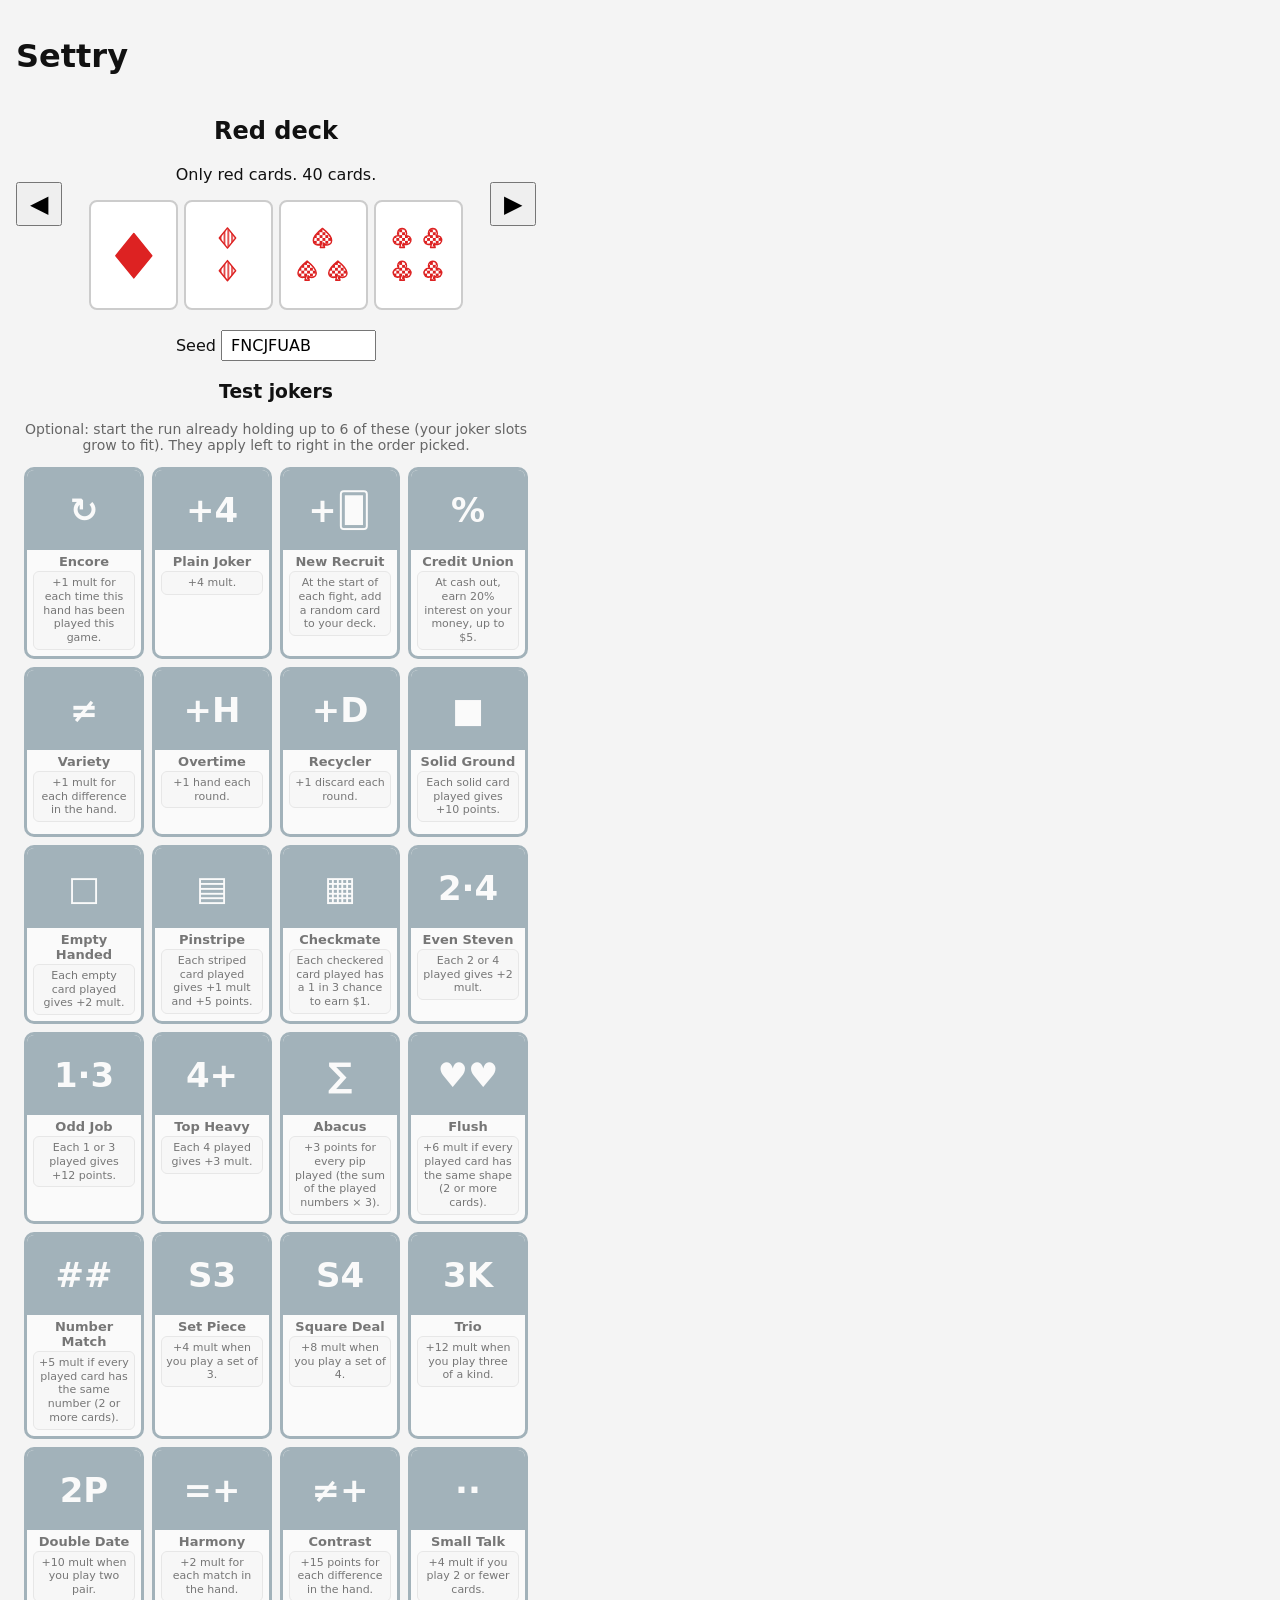
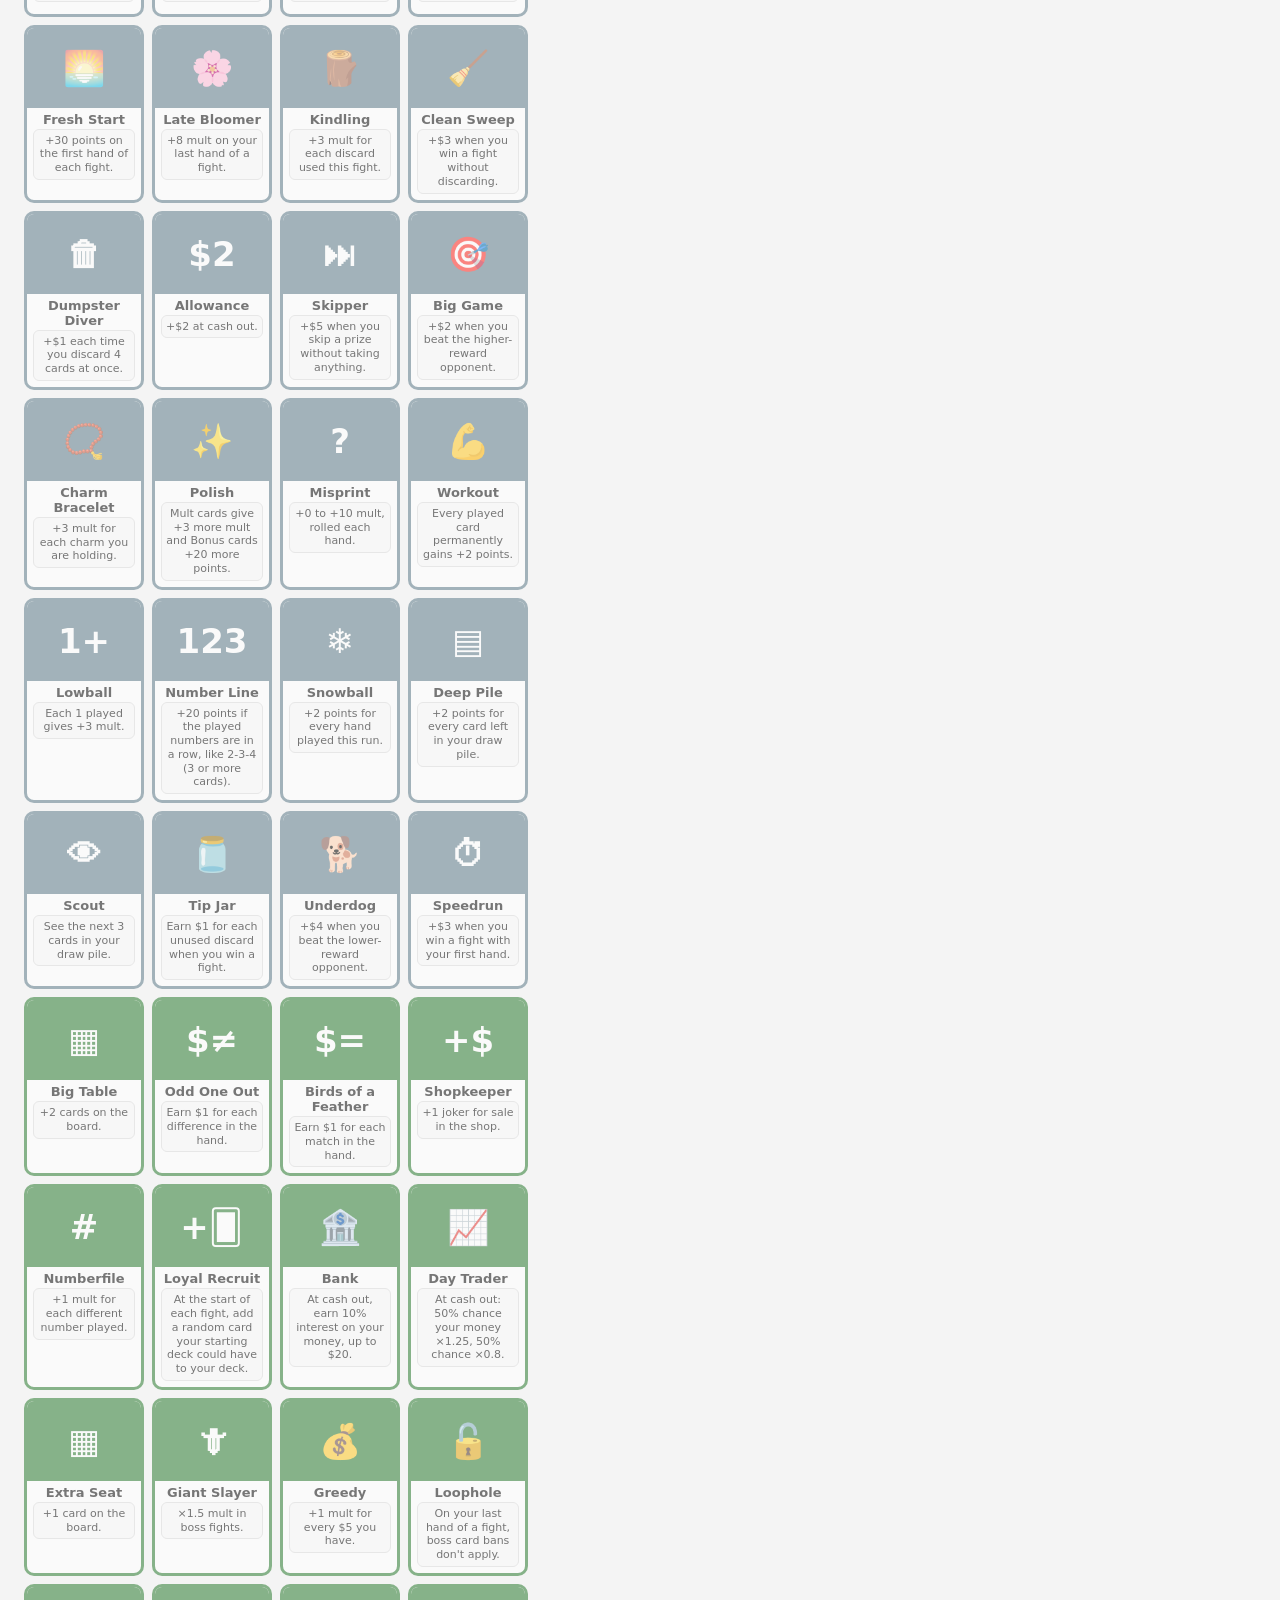
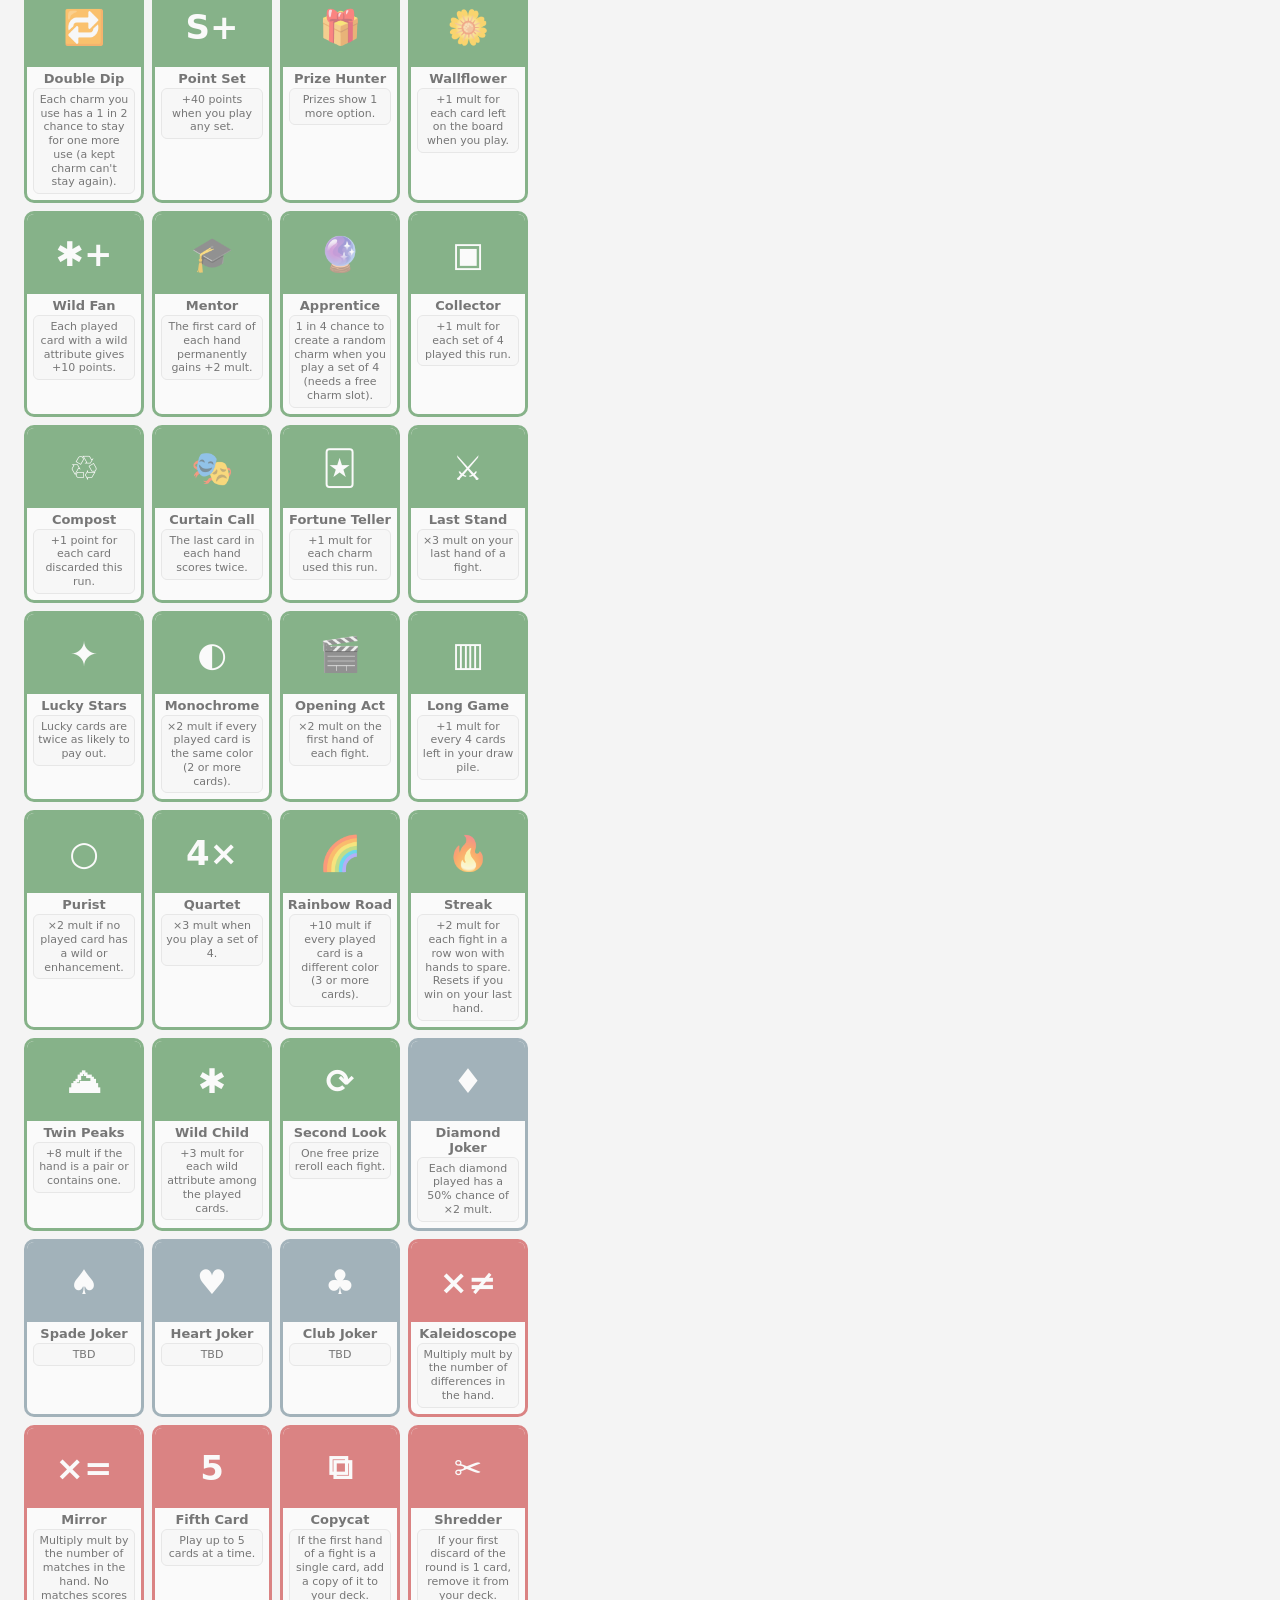
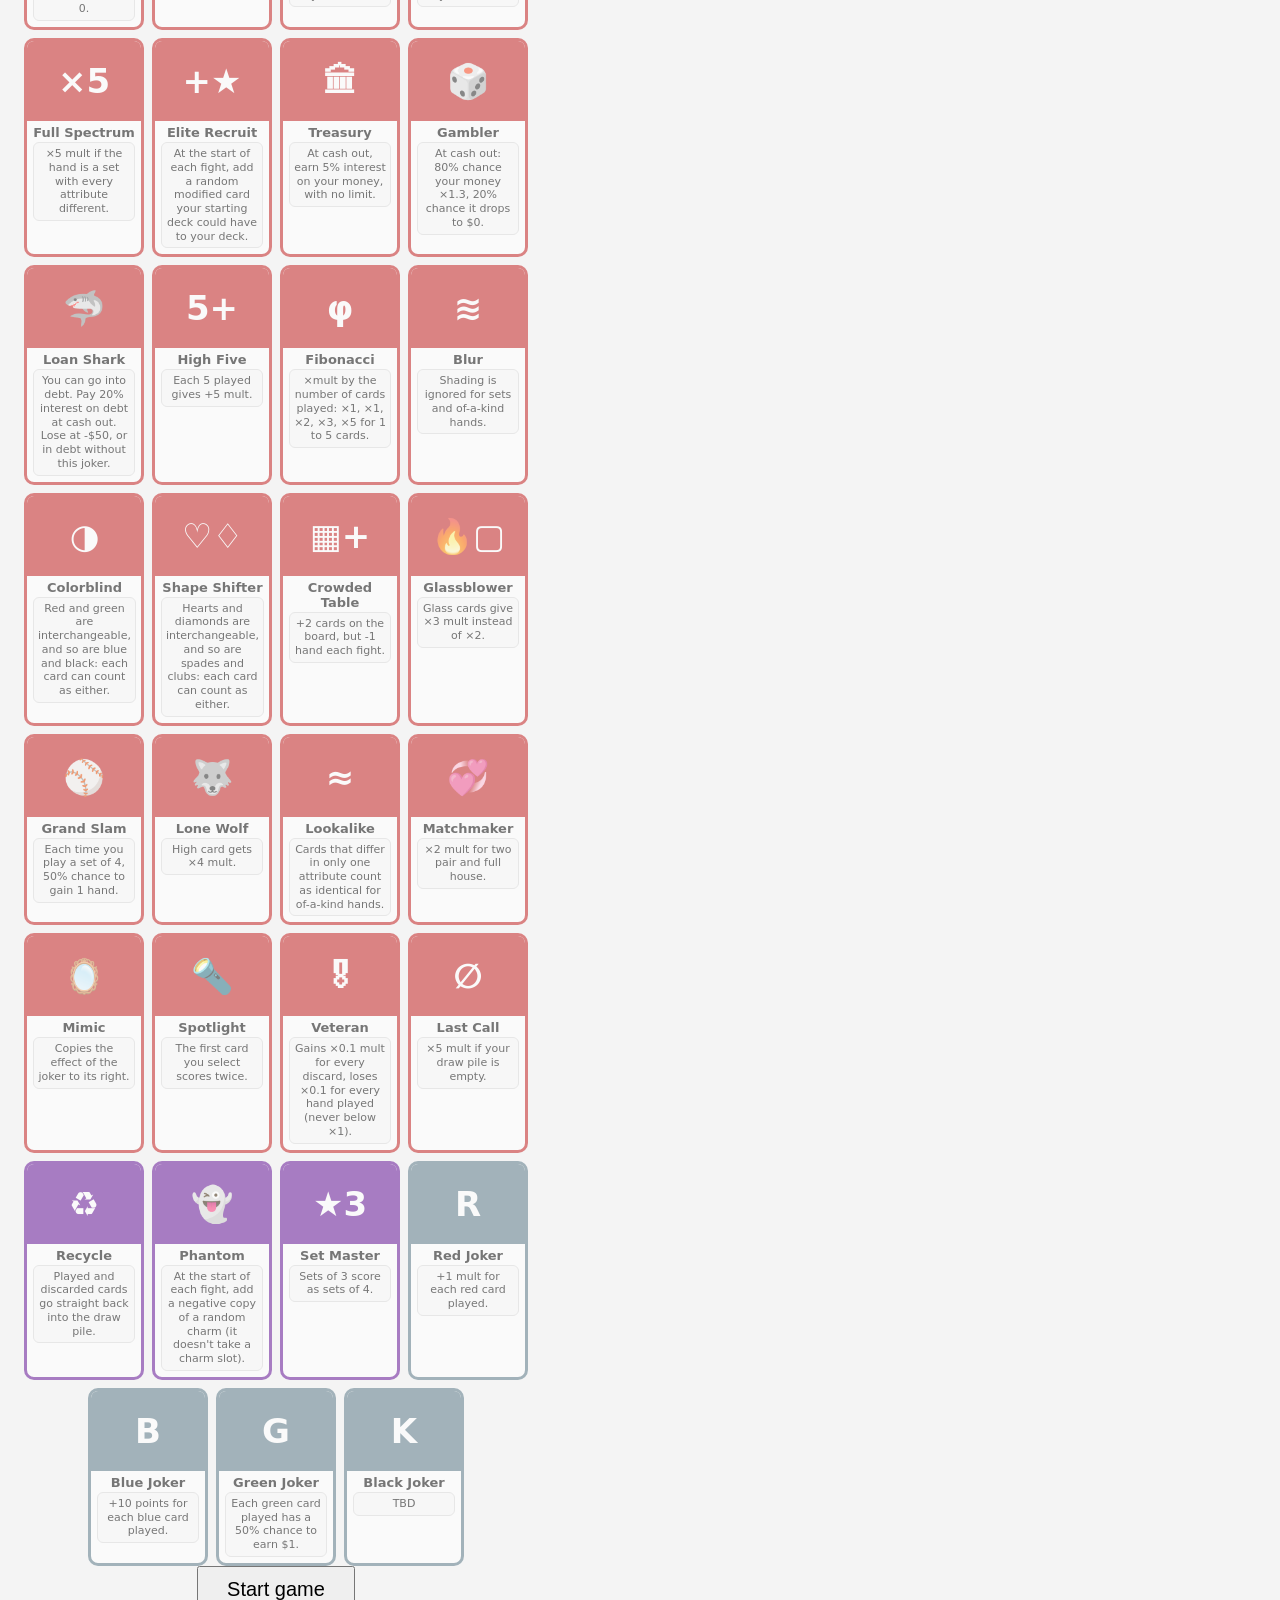
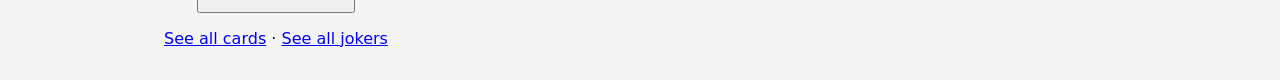
<file: index.html>
<!doctype html>
<html lang="en">
<head>
  <meta charset="utf-8">
  <meta name="viewport" content="width=device-width, initial-scale=1">
  <title>Settry</title>
  <link rel="stylesheet" href="style.css">
</head>
<body>
  <h1>Settry</h1>

  <section id="menu">
    <div class="picker">
      <button id="prev-deck" aria-label="Previous deck">◀</button>
      <div id="deck-choice"></div>
      <button id="next-deck" aria-label="Next deck">▶</button>
    </div>
    <label class="seed">Seed <input id="seed" size="12" spellcheck="false"></label>
    <h3>Test jokers</h3>
    <p class="hint">Optional: start the run already holding up to 6 of these (your joker slots grow to fit). They apply left to right in the order picked.</p>
    <div id="joker-pick" class="joker-row"></div>
    <button id="start" class="big">Start game</button>
    <p><a href="gallery.html">See all cards</a> · <a href="jokers.html">See all jokers</a></p>
  </section>

  <section id="game" hidden>
    <div id="status"></div>
    <div class="held-row">
      <div id="jokers" class="joker-row small"></div>
      <div id="consumables" class="charm-row"></div>
    </div>

    <div id="choose-view" class="panel" hidden>
      <h2 id="choose-title"></h2>
      <div id="choices" class="offers"></div>
    </div>

    <div id="round-view" class="table">
      <div class="play-area">
        <div id="picked"></div>
        <div id="board"></div>
      </div>
      <aside>
        <div id="hand-box"></div>
        <p id="info"></p>
        <div id="peek" class="peek" hidden></div>
        <p id="msg"></p>
        <div class="actions">
          <button id="play">Play hand</button>
          <button id="discard">Discard</button>
          <button id="view-deck">View deck</button>
          <button id="menu-btn">Menu</button>
        </div>
      </aside>
    </div>

    <div id="cashout-view" class="panel" hidden>
      <h2>Fight won</h2>
      <div id="cashout-lines"></div>
      <button id="cash-out" class="big">Cash out</button>
    </div>

    <div id="shop-view" class="panel" hidden>
      <h2>Shop</h2>
      <p id="shop-note" class="prize"></p>
      <div id="shop-jokers" class="offers"></div>
      <div id="shop-packs" class="offers"></div>
      <div class="actions">
        <button id="reroll">Reroll</button>
        <button id="next-round" class="big">Next fight</button>
        <button id="view-deck-2">View deck</button>
      </div>
    </div>

    <div id="pack-view" class="panel" hidden>
      <h2 id="pack-title"></h2>
      <p id="pack-note" class="hint"></p>
      <div id="pack-options" class="offers"></div>
      <button id="reroll-prize" hidden>Reroll</button>
      <button id="skip-pack">Skip</button>
    </div>

    <div id="end-view" class="panel" hidden>
      <h2 id="end-title"></h2>
      <p id="end-text"></p>
      <button id="endless" class="big" hidden>Endless mode</button>
      <button id="end-menu" class="big">Back to menu</button>
    </div>
  </section>

  <dialog id="deck-dialog">
    <div class="dialog-head">
      <strong id="deck-title"></strong>
      <span>Sort by
        <button data-sort="color">Color</button>
        <button data-sort="count">Number</button>
        <button data-sort="shape">Shape</button>
        <button data-sort="shading">Shade</button>
      </span>
      <button id="close-deck">Close</button>
    </div>
    <p class="hint">Faded cards have been played or discarded. Outlined cards are on the board.</p>
    <div id="deck-list" class="gallery"></div>
  </dialog>

  <script src="data/config.js"></script>
  <script src="data/decks.js"></script>
  <script src="data/jokers.js"></script>
  <script src="data/modifiers.js"></script>
  <script src="data/hands.js"></script>
  <script src="data/fights.js"></script>
  <script src="data/consumables.js"></script>
  <script src="js/rng.js"></script>
  <script src="js/deck.js"></script>
  <script src="js/jokers.js"></script>
  <script src="js/hands.js"></script>
  <script src="js/cards.js"></script>
  <script src="data/packs.js"></script>
  <script src="js/consumables.js"></script>
  <script src="js/shop.js"></script>
  <script src="js/game.js"></script>
  <script src="js/ui.js"></script>
</body>
</html>
</file>
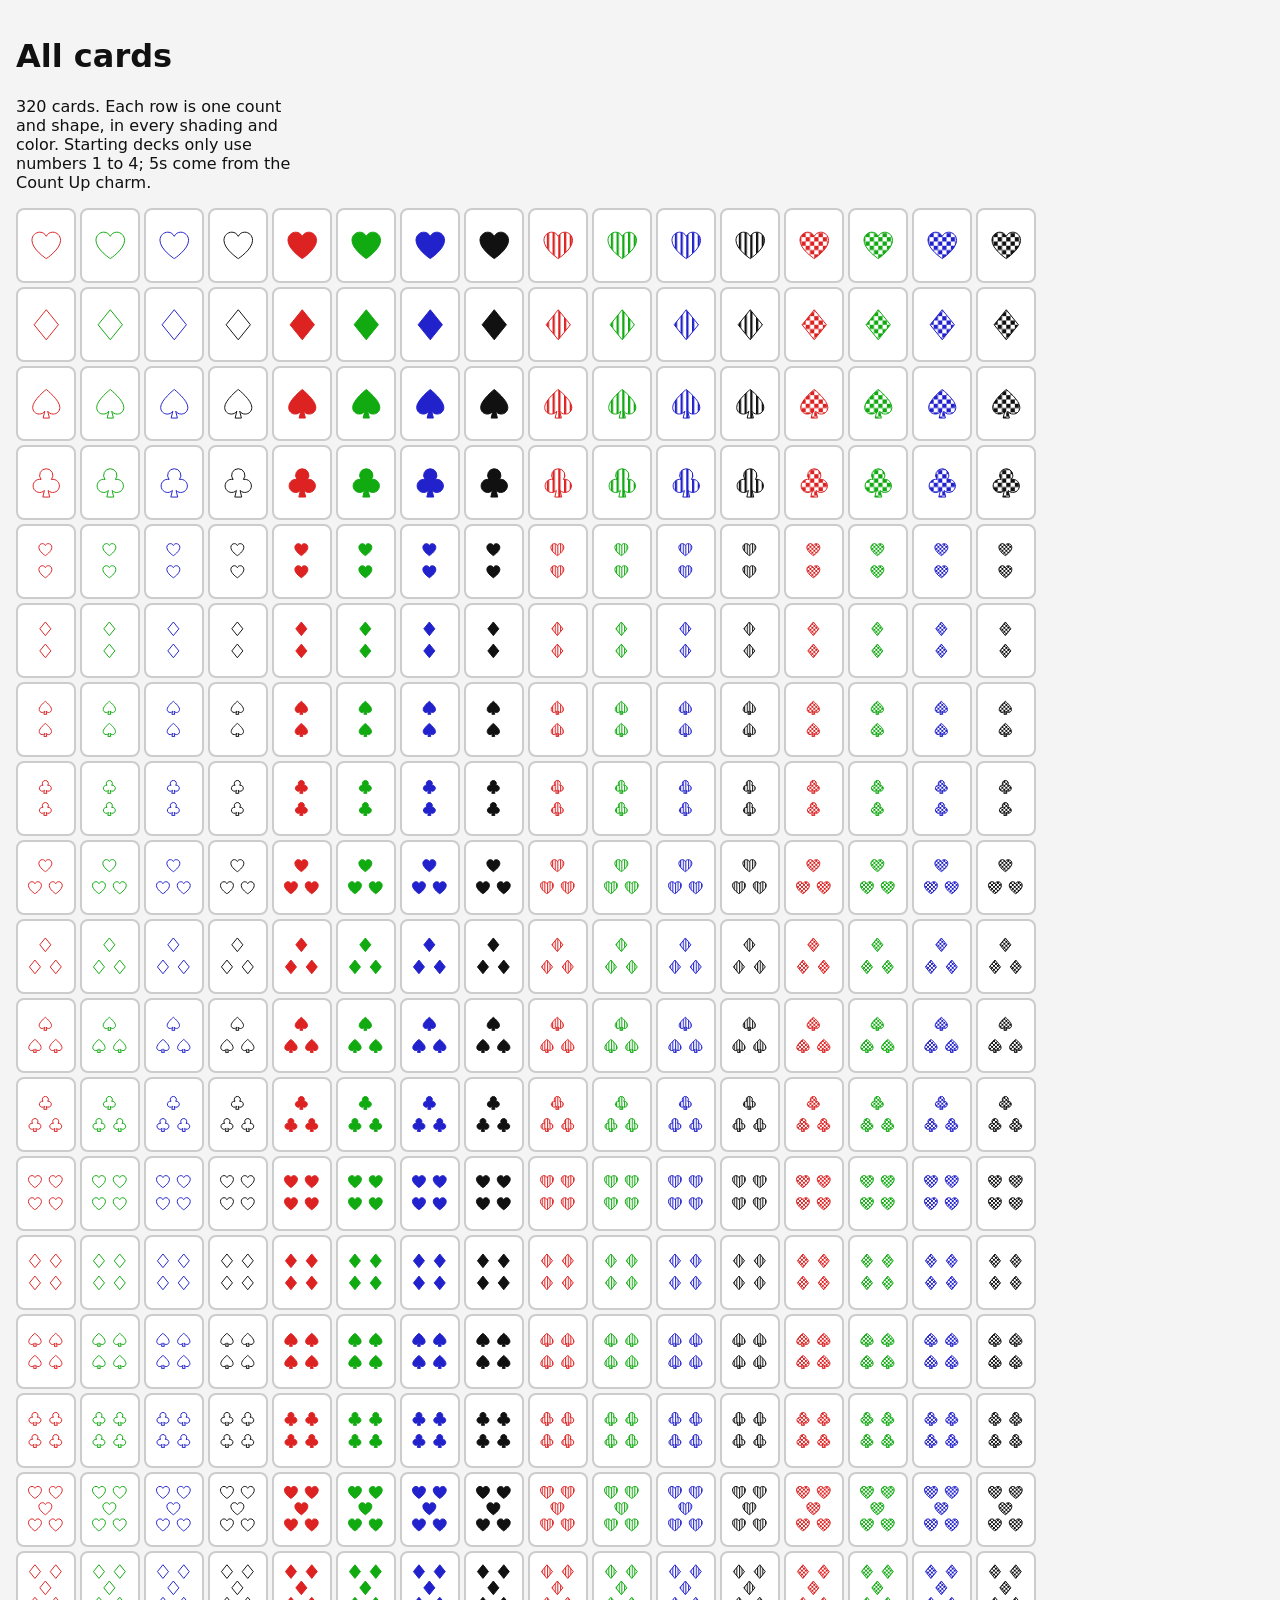
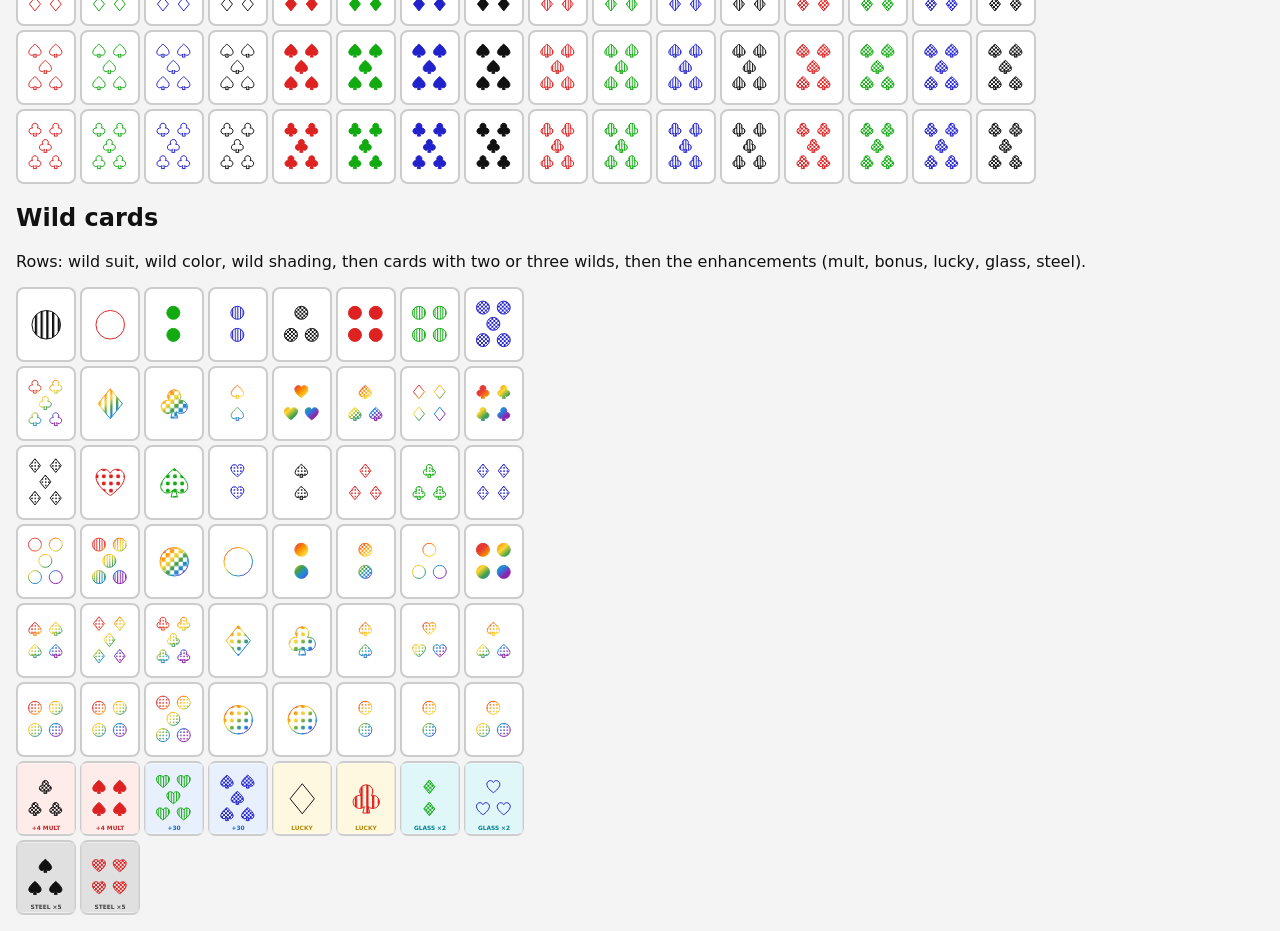
<file: gallery.html>
<!doctype html>
<html lang="en">
<head>
  <meta charset="utf-8">
  <meta name="viewport" content="width=device-width, initial-scale=1">
  <title>Settry cards</title>
  <link rel="stylesheet" href="style.css">
</head>
<body>
  <h1>All cards</h1>
  <p id="info"></p>
  <div id="gallery" class="gallery"></div>
  <h2>Wild cards</h2>
  <p>Rows: wild suit, wild color, wild shading, then cards with two or three wilds, then the enhancements (mult, bonus, lucky, glass, steel).</p>
  <div id="wild" class="gallery"></div>
  <script src="data/config.js"></script>
  <script src="data/modifiers.js"></script>
  <script src="js/rng.js"></script>
  <script src="js/deck.js"></script>
  <script src="js/cards.js"></script>
  <script>
    const cards = Deck.full();
    document.getElementById("info").textContent = `${cards.length} cards. Each row is one count and shape, in every shading and color. Starting decks only use numbers 1 to 4; 5s come from the Count Up charm.`;
    document.getElementById("gallery").innerHTML = cards
      .map((c) => `<div class="card" title="${c.id}">${cardSvg(c)}</div>`).join("");
    // A sample of each wild modification on assorted cards.
    const sample = (i) => cards[(i * 37 + 11) % cards.length];
    const rows = [["wildSuit"], ["wildColor"], ["wildShading"],
      ["wildSuit", "wildColor"], ["wildColor", "wildShading"], ["wildSuit", "wildColor", "wildShading"]];
    const enhs = Object.keys(window.SETTRY_ENHANCEMENTS);
    const wilds = rows.flatMap((mods, r) => Array.from({ length: 8 }, (_, i) => ({ ...sample(r * 8 + i), mods })));
    const enhanced = enhs.flatMap((enh, r) => [0, 1].map((i) => ({ ...sample(100 + r * 2 + i), mods: [], enh })));
    document.getElementById("wild").innerHTML = [...wilds, ...enhanced]
      .map((c) => `<div class="card" title="${c.id} ${c.mods.join(" ")} ${c.enh || ""}">${cardSvg(c)}</div>`).join("");
  </script>
</body>
</html>
</file>
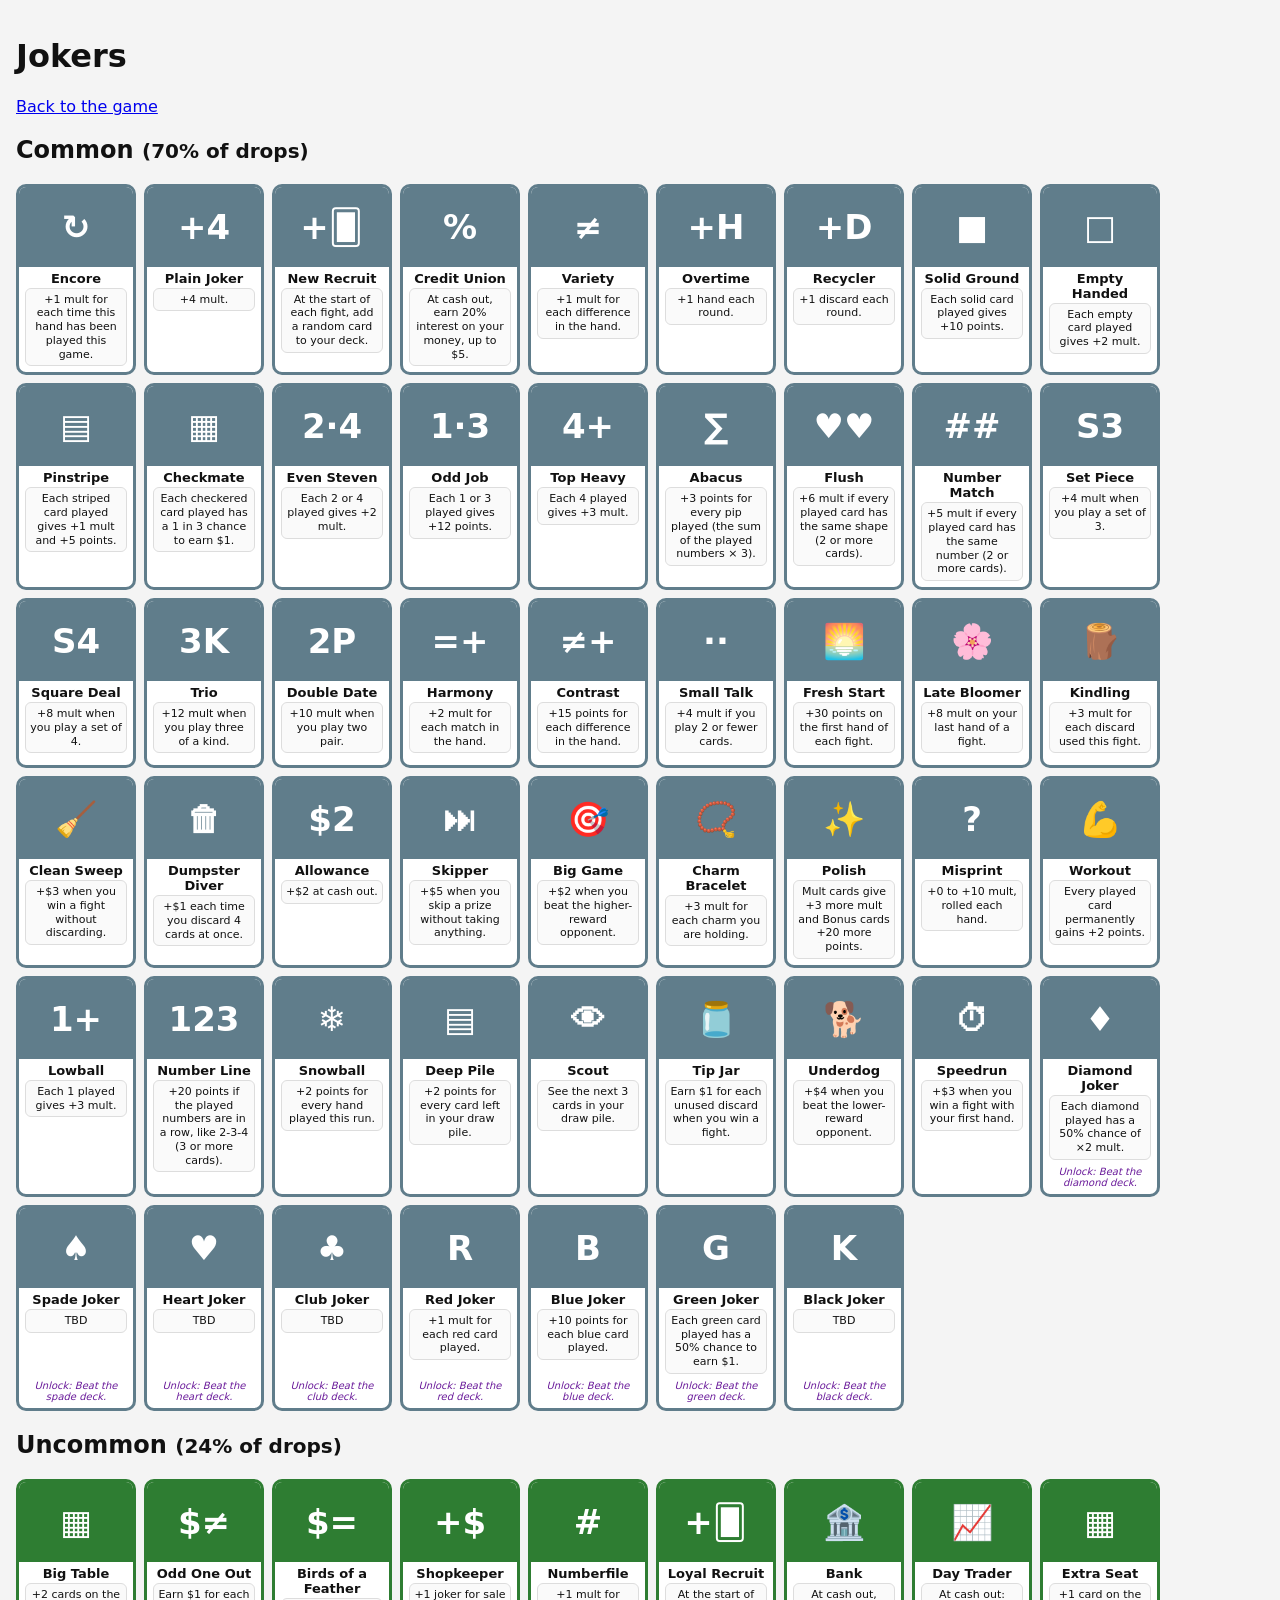
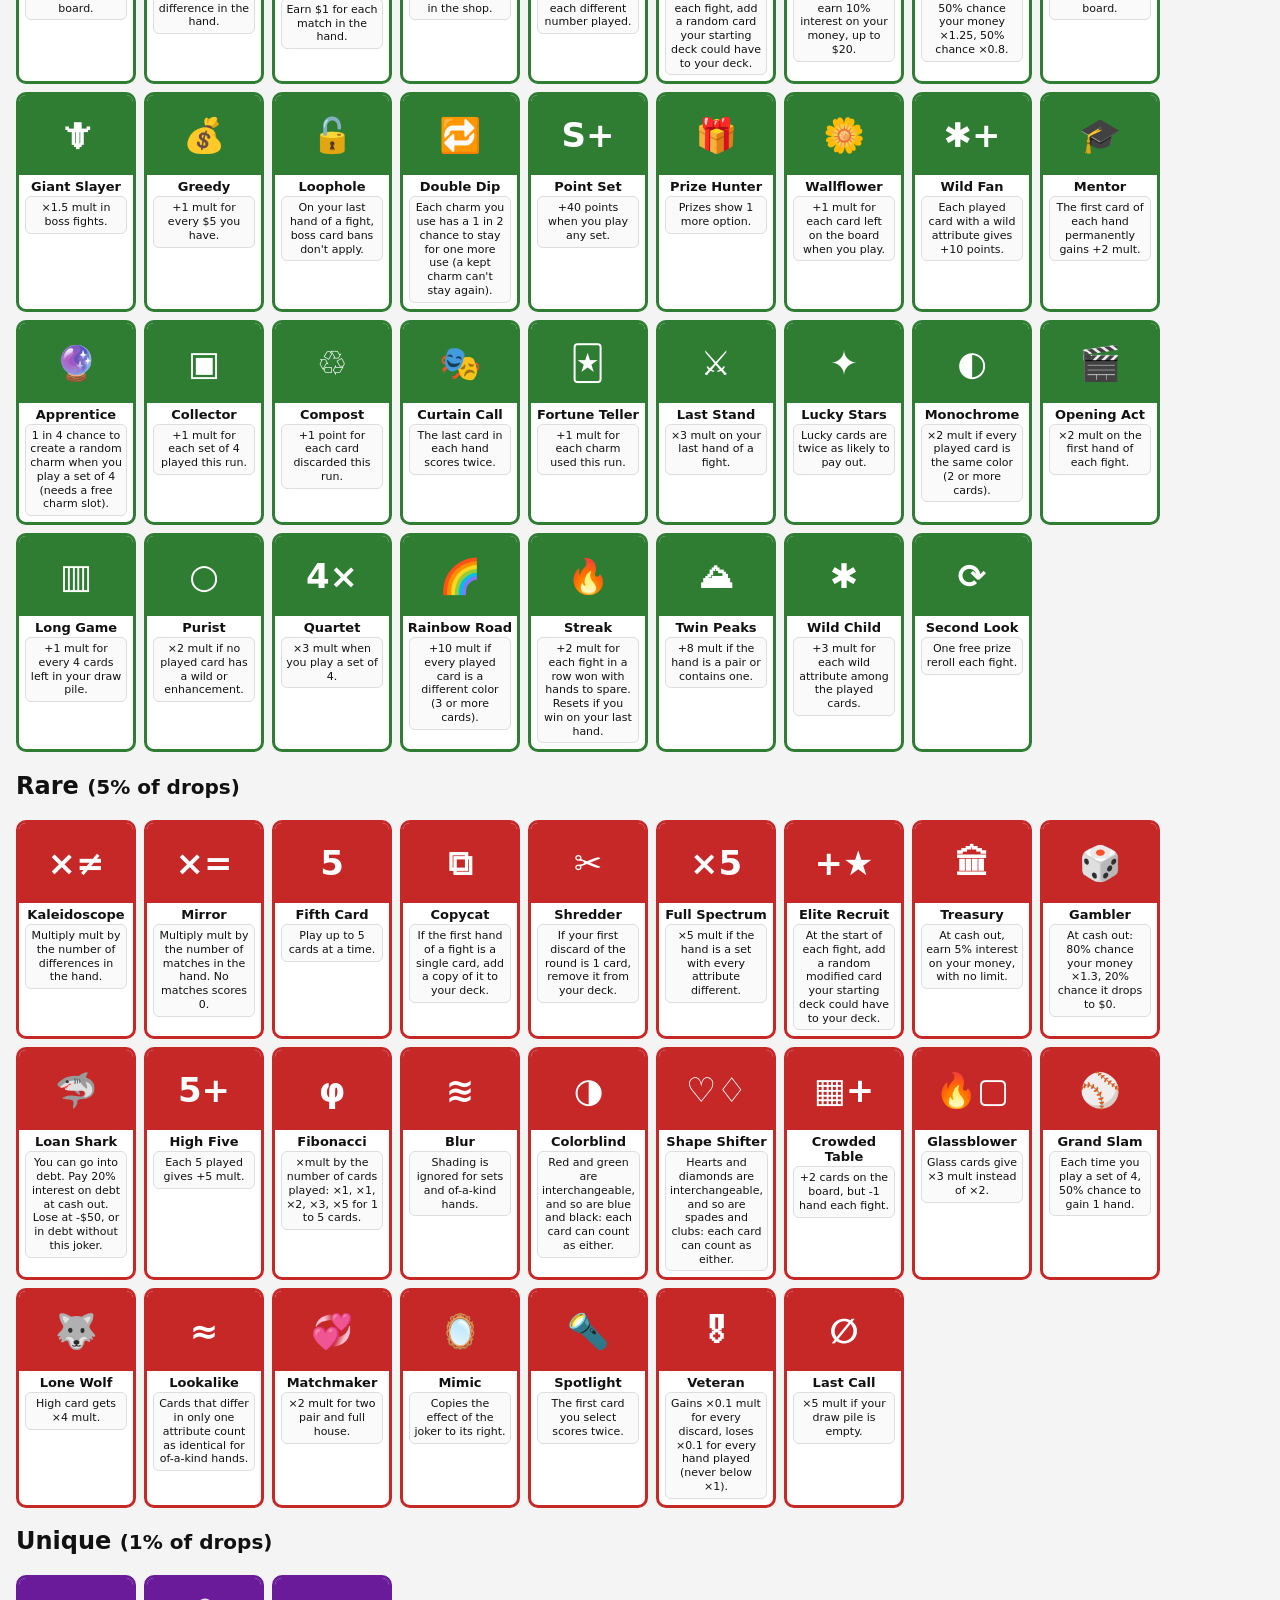
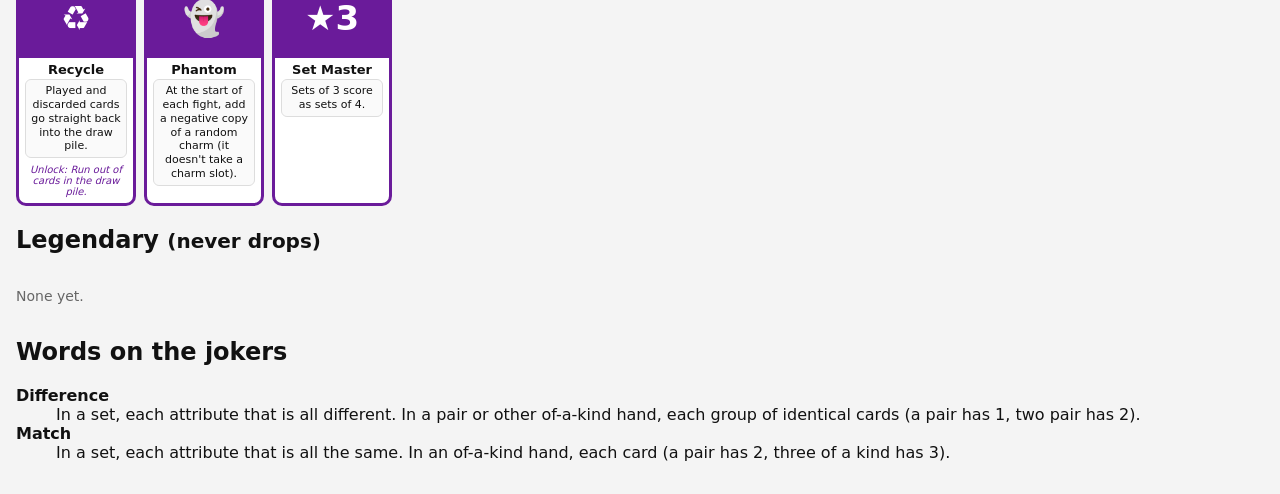
<file: jokers.html>
<!doctype html>
<html lang="en">
<head>
  <meta charset="utf-8">
  <meta name="viewport" content="width=device-width, initial-scale=1">
  <title>Settry jokers</title>
  <link rel="stylesheet" href="style.css">
</head>
<body>
  <h1>Jokers</h1>
  <p><a href="index.html">Back to the game</a></p>
  <div id="list"></div>
  <h2>Words on the jokers</h2>
  <dl id="glossary"></dl>
  <script src="data/config.js"></script>
  <script src="data/jokers.js"></script>
  <script src="data/modifiers.js"></script>
  <script src="js/cards.js"></script>
  <script>
    const R = window.SETTRY_JOKER_RARITIES;
    document.getElementById("list").innerHTML = Object.entries(R).map(([id, r]) => {
      const jokers = window.SETTRY_JOKERS.filter((j) => j.rarity === id);
      const odds = r.weight ? `${r.weight}% of drops` : "never drops";
      return `<h2>${r.name} <small>(${odds})</small></h2>
        <div class="joker-row" style="justify-content:flex-start">${jokers.length ? jokers.map((j) => jokerHtml(j, "", true)).join("") : "<p class='hint'>None yet.</p>"}</div>`;
    }).join("");
    document.getElementById("glossary").innerHTML = Object.entries(window.SETTRY_JOKER_GLOSSARY)
      .map(([w, d]) => `<dt><b>${w[0].toUpperCase() + w.slice(1)}</b></dt><dd>${d}</dd>`).join("");
  </script>
</body>
</html>
</file>
<file: style.css>
/* One plain light look on purpose (theme comes later). */
[hidden] { display: none !important; }
:root { color-scheme: light; }
body { font-family: system-ui, sans-serif; background: #f4f4f4; color: #111; margin: 0;
  padding-block: 16px; padding-left: max(16px, env(safe-area-inset-left, 0px)); padding-right: max(16px, env(safe-area-inset-right, 0px)); }
button { font-size: 15px; padding: 6px 12px; cursor: pointer; }
button:disabled { cursor: default; }
.card { width: 90px; height: 112px; max-width: 100%; padding: 4px; background: #fff; border: 2px solid #ccc; border-radius: 8px; box-sizing: border-box; }
button.card { cursor: pointer; }
.card.sel { border-color: #f90; background: #fff6e5; }
.card.empty { background: transparent; border-style: dashed; }
.card.used { opacity: 0.25; }
.card svg { width: 100%; height: 100%; display: block; }

/* Start menu */
#menu { max-width: 520px; text-align: center; }
.picker { display: flex; align-items: center; justify-content: space-between; gap: 12px; }
.picker > button { font-size: 24px; }
#deck-choice { min-width: 0; flex: 1; }
.sample { display: flex; gap: 6px; justify-content: center; }
.sample .card { width: 22%; height: auto; aspect-ratio: 90 / 112; }
.seed { display: block; margin: 20px 0; }
.seed input { font: inherit; padding: 4px 8px; text-transform: uppercase; }
.big { font-size: 20px; padding: 10px 28px; }

/* Round */
.table { display: flex; gap: 24px; align-items: flex-start; flex-wrap: wrap; }
#board { display: grid; grid-template-columns: repeat(5, minmax(0, 90px)); gap: 8px; }
#board .card, #picked .card { width: 100%; height: auto; aspect-ratio: 90 / 112; }
.play-area { display: grid; gap: 12px; width: min(384px, 100%); }
#picked { display: grid; grid-template-columns: repeat(5, minmax(0, 1fr)); gap: 6px; padding-bottom: 12px; border-bottom: 2px solid #ccc; }
#picked .card { position: relative; border-color: #f90; }
#picked .card.empty { border-color: #ccc; }
#picked .add { position: absolute; top: 2px; right: 2px; left: 2px; text-align: right; font-size: 11px; line-height: 1.1; background: rgba(255,255,255,.85); font-weight: bold; color: #1565c0; opacity: 0; }
#picked .card.scoring { background: #e3f0ff; border-color: #1565c0; transform: translateY(-4px); transition: transform .15s; }
#picked .card.scoring .add { opacity: 1; }
#board .card.picked { opacity: 0.3; }
.hand-steps { color: #1565c0; font-size: 14px; margin-top: 4px; }
aside { width: 440px; max-width: 100%; }
#hand-box, .actions, #info { max-width: 280px; }
#hand-box { border: 2px solid #333; border-radius: 8px; padding: 12px; background: #fff; text-align: center; }
.hand-name { font-size: 20px; font-weight: bold; }
.hand-score { font-size: 18px; margin-top: 6px; }
.pts { color: #1565c0; font-weight: bold; }
.mult { color: #c62828; font-weight: bold; }
.muted { color: #888; }
#msg { min-height: 1.2em; font-weight: bold; }
.actions { display: grid; grid-template-columns: 1fr 1fr; gap: 8px; }

/* Deck viewer and gallery */
dialog { max-width: 90vw; }
.dialog-head { display: flex; gap: 12px; align-items: center; justify-content: space-between; flex-wrap: wrap; }
[data-sort].on { background: #333; color: #fff; }
.hint { color: #666; font-size: 14px; }
.gallery { display: grid; grid-template-columns: repeat(auto-fill, 60px); gap: 4px; }
.gallery .card { width: 60px; height: 75px; padding: 2px; }
#gallery { grid-template-columns: repeat(16, 60px); }
#wild { grid-template-columns: repeat(8, 60px); }

/* Jokers: art on the top half, name in the middle, text at the bottom */
.joker-row { display: flex; flex-wrap: wrap; gap: 8px; justify-content: center; }
.joker { position: relative; width: 120px; min-height: 170px; display: grid; grid-template-rows: 80px auto 1fr; border: 3px solid var(--rarity); border-radius: 10px; background: #fff; overflow: hidden; cursor: default; text-align: center; box-sizing: border-box; }
.joker-art { display: grid; place-items: center; background: var(--rarity); color: #fff; font-size: 34px; font-weight: bold; }
.joker-name { font-weight: bold; font-size: 13px; padding: 4px 4px 2px; }
.joker-text { align-self: start; font-size: 11px; line-height: 1.25; margin: 0 6px 6px; padding: 4px; border: 1px solid #ddd; border-radius: 6px; background: #fafafa; }
#joker-pick .joker { cursor: pointer; opacity: 0.55; }
#joker-pick .joker.on { opacity: 1; box-shadow: 0 0 0 3px #f90; }
.joker .order { position: absolute; top: 4px; left: 6px; color: #fff; font-size: 14px; }
.joker-row.small { justify-content: flex-start; margin-bottom: 10px; }
.joker-row.small .joker { width: 82px; min-height: 118px; grid-template-rows: 46px auto 1fr; }
.joker-row.small .joker-art { font-size: 22px; }
.joker-row.small .joker-name { font-size: 11px; }
.joker-row.small .joker-text { font-size: 9px; margin: 0 3px 3px; padding: 2px; }
.joker.scoring { box-shadow: 0 0 0 3px #c62828; transform: translateY(-4px); }
.joker.scoring::after { content: attr(data-label); position: absolute; top: 4px; right: 4px; background: #c62828; color: #fff; font-size: 11px; font-weight: bold; padding: 1px 4px; border-radius: 4px; }
.joker-steps { color: #c62828; font-size: 13px; margin-top: 4px; }
.joker-unlock { font-size: 10px; color: #6a1b9a; font-style: italic; margin: 0 6px 6px; }

/* Run screens */
#status { margin-bottom: 10px; font-size: 16px; }
.panel { max-width: 640px; }
.offers { display: flex; flex-wrap: wrap; gap: 16px; margin: 12px 0; }
.offer { display: grid; gap: 6px; justify-items: center; }
.offer small { color: #666; }
.sold { opacity: 0.35; }
.pack { width: 120px; height: 170px; box-sizing: border-box; border-radius: 10px; padding: 10px; display: grid; align-content: center; gap: 8px; text-align: center; color: #fff; font-size: 13px; }
.pack.pack-card { background: #455a64; }
.pack.pack-joker { background: #8d6e00; }
.line { display: flex; justify-content: space-between; max-width: 360px; padding: 4px 0; border-bottom: 1px solid #ddd; }
.line.total { font-size: 18px; border-bottom: none; }
.held { display: grid; gap: 4px; justify-items: center; }
.held .sell { font-size: 12px; padding: 2px 8px; }

/* Charms (consumables) */
.held-row { display: flex; flex-wrap: wrap; gap: 16px; align-items: flex-start; justify-content: space-between; margin-bottom: 10px; }
.held-row .joker-row.small { margin-bottom: 0; }
.charm-row { display: flex; gap: 8px; align-items: flex-start; }
.charm { width: 82px; min-height: 118px; box-sizing: border-box; border: 3px solid #6a1b9a; border-radius: 10px; background: #fff; text-align: center; display: grid; grid-template-rows: 40px auto 1fr; overflow: hidden; }
.charm.empty { border-style: dashed; border-color: #bbb; color: #999; font-size: 11px; display: grid; place-items: center; }
.charm-art { display: grid; place-items: center; background: #6a1b9a; color: #fff; font-size: 20px; font-weight: bold; }
.charm-name { font-weight: bold; font-size: 11px; padding: 3px 2px 1px; }
.charm-text { font-size: 9px; line-height: 1.2; margin: 0 3px 3px; padding: 2px; border: 1px solid #ddd; border-radius: 6px; background: #fafafa; }
.offer .charm { width: 120px; min-height: 170px; grid-template-rows: 70px auto 1fr; }
.offer .charm-art { font-size: 32px; }
.offer .charm-name { font-size: 13px; }
.offer .charm-text { font-size: 11px; }
.held .use { font-size: 12px; padding: 2px 6px; max-width: 82px; }
.pack.pack-charm { background: #6a1b9a; }
.card-steps { color: #6a1b9a; font-size: 13px; margin-top: 4px; }
#board .card { position: relative; }
#board .card.held-scoring { box-shadow: 0 0 0 3px #424242; }
#board .card.held-scoring::after { content: attr(data-label); position: absolute; top: 2px; right: 2px; background: #424242; color: #fff; font-size: 11px; font-weight: bold; padding: 1px 4px; border-radius: 4px; }

/* Choosing an opponent */
.opponent { width: 200px; display: grid; gap: 6px; padding: 12px; border: 2px solid #999; border-radius: 10px; background: #fff; }
.opponent h3 { margin: 0; }
.opponent.boss { border-color: #c62828; }
.opponent.boss small { color: #c62828; }
.opponent .modifier { color: #c62828; font-size: 14px; }
.card.banned { filter: grayscale(1); opacity: 0.6; }
.opponent .prize, .prize { color: #2e7d32; font-size: 14px; }
.charm.negative { border-color: #222; background: #eceff1; }
.charm.negative .charm-art { background: #222; }
.charm.negative .charm-name::after { content: " (negative)"; font-weight: normal; color: #555; }
.peek { display: flex; gap: 4px; align-items: center; flex-wrap: wrap; margin: 4px 0; }
.card.mini { width: 45px; height: 56px; padding: 2px; border-width: 1px; }
</file>
